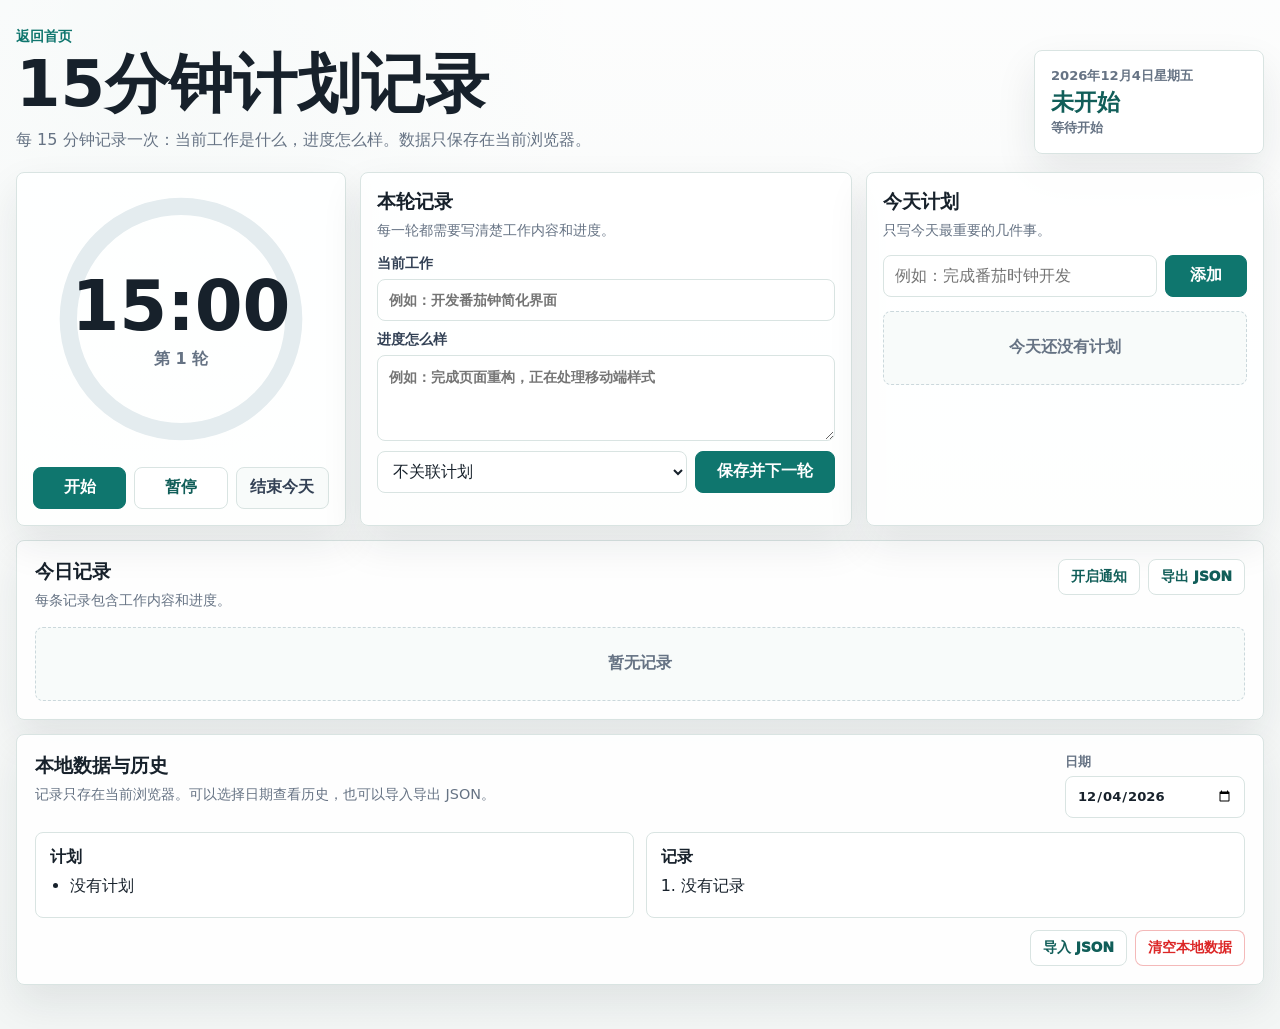
<file: source/static/focus/index.html>
<!doctype html>
<html lang="zh-CN">
  <head>
    <meta charset="UTF-8" />
    <meta name="viewport" content="width=device-width, initial-scale=1.0" />
    <title>15分钟计划记录</title>
    <meta
      name="description"
      content="本地保存的15分钟番茄计划记录工具，每轮记录当前工作和进度。"
    />
    <link rel="stylesheet" href="styles.css" />
  </head>
  <body>
    <main class="app-shell">
      <header class="topbar">
        <div>
          <a class="back-link" href="/">返回首页</a>
          <h1>15分钟计划记录</h1>
          <p>每 15 分钟记录一次：当前工作是什么，进度怎么样。数据只保存在当前浏览器。</p>
        </div>
        <div class="today-card">
          <span id="todayLabel">今天</span>
          <strong id="statusText">未开始</strong>
          <small id="nextReminderText">等待开始</small>
        </div>
      </header>

      <section class="dashboard">
        <section class="timer-panel" aria-label="计时器">
          <div class="timer-ring">
            <svg viewBox="0 0 120 120" aria-hidden="true">
              <circle class="track" cx="60" cy="60" r="52"></circle>
              <circle id="progressCircle" class="progress" cx="60" cy="60" r="52"></circle>
            </svg>
            <div class="timer-time">
              <strong id="timerText">15:00</strong>
              <span id="roundText">第 0 轮</span>
            </div>
          </div>
          <div class="timer-actions">
            <button id="startButton" type="button">开始</button>
            <button id="pauseButton" type="button" class="secondary">暂停</button>
            <button id="finishButton" type="button" class="ghost">结束今天</button>
          </div>
          <div id="pendingBox" class="pending-box" hidden>
            <h2>该记录了</h2>
            <p>请填写当前工作和进度，再进入下一轮。</p>
          </div>
        </section>

        <section class="record-panel">
          <div class="section-head">
            <div>
              <h2>本轮记录</h2>
              <p>每一轮都需要写清楚工作内容和进度。</p>
            </div>
          </div>
          <form id="logForm" class="record-form">
            <label class="field">
              <span>当前工作</span>
              <input id="workInput" type="text" maxlength="120" placeholder="例如：开发番茄钟简化界面" />
            </label>
            <label class="field">
              <span>进度怎么样</span>
              <textarea
                id="progressInput"
                rows="3"
                maxlength="240"
                placeholder="例如：完成页面重构，正在处理移动端样式"
              ></textarea>
            </label>
            <div class="record-tools">
              <select id="planSelect" aria-label="关联计划">
                <option value="">不关联计划</option>
              </select>
              <button type="submit">保存并下一轮</button>
            </div>
          </form>
        </section>

        <section class="plan-panel">
          <div class="section-head">
            <div>
              <h2>今天计划</h2>
              <p>只写今天最重要的几件事。</p>
            </div>
          </div>
          <form id="planForm" class="input-row">
            <input id="planInput" type="text" maxlength="80" placeholder="例如：完成番茄时钟开发" />
            <button type="submit">添加</button>
          </form>
          <ul id="planList" class="plan-list" aria-live="polite"></ul>
        </section>
      </section>

      <section class="timeline-section">
        <div class="section-head">
          <div>
            <h2>今日记录</h2>
            <p id="timelineHint">每条记录包含工作内容和进度。</p>
          </div>
          <div class="section-actions">
            <button id="notifyButton" type="button" class="small-button">开启通知</button>
            <button id="exportButton" type="button" class="small-button">导出 JSON</button>
          </div>
        </div>
        <ol id="timelineList" class="timeline-list" aria-live="polite"></ol>
      </section>

      <section class="settings-section">
        <div class="section-head">
          <div>
            <h2>本地数据与历史</h2>
            <p>记录只存在当前浏览器。可以选择日期查看历史，也可以导入导出 JSON。</p>
          </div>
          <label class="date-picker">
            <span>日期</span>
            <input id="historyDate" type="date" />
          </label>
        </div>
        <div id="historyView" class="history-view"></div>
        <div class="settings-actions">
          <button id="importButton" type="button" class="small-button">导入 JSON</button>
          <button id="clearButton" type="button" class="danger-button">清空本地数据</button>
          <input id="importFile" type="file" accept="application/json" hidden />
        </div>
      </section>
    </main>

    <div id="reminderModal" class="reminder-modal" hidden role="dialog" aria-modal="true" aria-labelledby="reminderTitle">
      <div class="reminder-dialog">
        <div>
          <p class="reminder-kicker">15 分钟到了</p>
          <h2 id="reminderTitle">现在记录一下</h2>
          <p>请填写当前工作和进度。保存后自动进入下一轮。</p>
        </div>
        <form id="modalLogForm" class="record-form">
          <label class="field">
            <span>当前工作</span>
            <input id="modalWorkInput" type="text" maxlength="120" placeholder="现在正在做什么？" />
          </label>
          <label class="field">
            <span>进度怎么样</span>
            <textarea id="modalProgressInput" rows="3" maxlength="240" placeholder="进展、卡点、下一步"></textarea>
          </label>
          <div class="record-tools">
            <select id="modalPlanSelect" aria-label="关联计划">
              <option value="">不关联计划</option>
            </select>
            <button type="submit">保存并下一轮</button>
          </div>
        </form>
        <button id="modalLaterButton" type="button" class="modal-later-button">稍后记录，先关闭弹窗</button>
      </div>
    </div>

    <script src="script.js"></script>
  </body>
</html>
</file>
<file: source/static/focus/styles.css>
:root {
  color-scheme: light;
  --bg: #f3f6f5;
  --paper: #ffffff;
  --paper-soft: #f8fbfa;
  --ink: #17212b;
  --muted: #667384;
  --line: #d9e4e2;
  --accent: #0f766e;
  --accent-strong: #115e59;
  --accent-soft: #e8f6f3;
  --blue: #2563eb;
  --warn: #b45309;
  --danger: #dc2626;
  --shadow: 0 18px 42px rgba(23, 33, 43, 0.09);
  --radius: 8px;
}

* {
  box-sizing: border-box;
  min-width: 0;
}

body {
  margin: 0;
  min-height: 100vh;
  overflow-x: hidden;
  background:
    linear-gradient(180deg, rgba(255, 255, 255, 0.78), rgba(243, 246, 245, 0.9)),
    radial-gradient(circle at 12% 4%, rgba(15, 118, 110, 0.1), transparent 28%),
    var(--bg);
  color: var(--ink);
  font-family:
    Inter, ui-sans-serif, system-ui, -apple-system, BlinkMacSystemFont, "Segoe UI",
    "PingFang SC", "Microsoft YaHei", sans-serif;
}

button,
input,
select,
textarea {
  font: inherit;
}

button {
  cursor: pointer;
  touch-action: manipulation;
}

.app-shell {
  width: min(1280px, calc(100% - 32px));
  margin: 0 auto;
  padding: 26px 0 44px;
}

.topbar {
  display: grid;
  grid-template-columns: minmax(0, 1fr) 230px;
  gap: 18px;
  align-items: end;
  margin-bottom: 18px;
}

.back-link {
  display: inline-flex;
  margin-bottom: 8px;
  color: var(--accent);
  font-size: 0.88rem;
  font-weight: 900;
  text-decoration: none;
}

h1,
h2,
p {
  margin: 0;
}

h1 {
  font-size: clamp(2.2rem, 5vw, 4.8rem);
  line-height: 0.96;
  letter-spacing: 0;
  overflow-wrap: anywhere;
}

.topbar p {
  max-width: 720px;
  margin-top: 12px;
  color: var(--muted);
  line-height: 1.65;
  overflow-wrap: anywhere;
  word-break: break-all;
}

.today-card,
.timer-panel,
.plan-panel,
.record-panel,
.timeline-section,
.history-section,
.settings-section {
  border: 1px solid var(--line);
  border-radius: var(--radius);
  background: rgba(255, 255, 255, 0.92);
  box-shadow: var(--shadow);
}

.today-card {
  padding: 16px;
}

.today-card span,
.today-card small {
  display: block;
  color: var(--muted);
  font-size: 0.82rem;
  font-weight: 800;
}

.today-card strong {
  display: block;
  margin: 4px 0;
  color: var(--accent-strong);
  font-size: 1.45rem;
  line-height: 1.1;
}

.dashboard {
  display: grid;
  grid-template-columns: 330px minmax(0, 1.05fr) minmax(300px, 0.85fr);
  gap: 14px;
  align-items: stretch;
}

.timer-panel,
.plan-panel,
.record-panel {
  padding: 16px;
}

.timer-panel {
  display: grid;
  gap: 14px;
  justify-items: center;
}

.timer-ring {
  position: relative;
  width: min(100%, 260px);
  aspect-ratio: 1;
}

.timer-ring svg {
  width: 100%;
  height: 100%;
  transform: rotate(-90deg);
}

.timer-ring circle {
  fill: none;
  stroke-width: 8;
}

.timer-ring .track {
  stroke: #e4ecef;
}

.timer-ring .progress {
  stroke: var(--accent);
  stroke-linecap: round;
  stroke-dasharray: 326.73;
  stroke-dashoffset: 326.73;
  transition: stroke-dashoffset 240ms ease;
}

.timer-time {
  position: absolute;
  inset: 0;
  display: grid;
  place-content: center;
  text-align: center;
}

.timer-time strong {
  font-size: clamp(2.6rem, 7vw, 4.3rem);
  line-height: 1;
}

.timer-time span {
  margin-top: 8px;
  color: var(--muted);
  font-weight: 900;
}

.timer-actions {
  display: grid;
  grid-template-columns: repeat(3, minmax(0, 1fr));
  gap: 8px;
  width: 100%;
}

.timer-actions button,
.input-row button,
.record-tools button,
.small-button,
.danger-button {
  min-height: 42px;
  border: 1px solid var(--accent);
  border-radius: var(--radius);
  background: var(--accent);
  color: #fff;
  font-weight: 950;
}

.timer-actions button.secondary,
.small-button {
  border-color: var(--line);
  background: #fff;
  color: var(--accent-strong);
}

.timer-actions button.ghost {
  border-color: var(--line);
  background: var(--paper-soft);
  color: #334155;
}

.pending-box {
  width: 100%;
  padding: 12px;
  border: 1px solid rgba(180, 83, 9, 0.3);
  border-radius: var(--radius);
  background: #fff7ed;
  color: #7c2d12;
}

.pending-box h2 {
  font-size: 1.05rem;
}

.pending-box p {
  margin-top: 4px;
  color: #9a3412;
  font-size: 0.9rem;
}

.section-head {
  display: flex;
  justify-content: space-between;
  gap: 14px;
  align-items: start;
}

.section-head h2 {
  font-size: 1.18rem;
}

.section-head p {
  margin-top: 5px;
  color: var(--muted);
  font-size: 0.9rem;
  line-height: 1.45;
}

.input-row {
  display: grid;
  grid-template-columns: minmax(0, 1fr) 82px;
  gap: 8px;
  margin-top: 14px;
}

input,
select,
textarea {
  width: 100%;
  border: 1px solid var(--line);
  border-radius: var(--radius);
  background: #fff;
  color: var(--ink);
  outline: none;
}

input,
select {
  min-height: 42px;
  padding: 0 11px;
}

textarea {
  resize: vertical;
  padding: 11px;
  line-height: 1.5;
}

input:focus,
select:focus,
textarea:focus {
  border-color: rgba(15, 118, 110, 0.6);
  box-shadow: 0 0 0 3px rgba(15, 118, 110, 0.12);
}

.plan-list {
  display: grid;
  gap: 8px;
  margin: 14px 0 0;
  padding: 0;
  list-style: none;
}

.plan-item {
  display: grid;
  grid-template-columns: 28px minmax(0, 1fr) 34px;
  gap: 8px;
  align-items: center;
  min-height: 42px;
  padding: 8px;
  border: 1px solid #e5eef0;
  border-radius: var(--radius);
  background: var(--paper-soft);
}

.plan-item input {
  width: 18px;
  height: 18px;
  min-height: 0;
  accent-color: var(--accent);
}

.plan-item.done .plan-text {
  color: var(--muted);
  text-decoration: line-through;
}

.plan-text {
  font-weight: 850;
  overflow-wrap: anywhere;
}

.icon-button {
  display: grid;
  place-items: center;
  min-height: 32px;
  border: 1px solid transparent;
  border-radius: 7px;
  background: transparent;
  color: var(--muted);
}

.icon-button:hover {
  border-color: var(--line);
  background: #fff;
  color: var(--danger);
}

.record-form {
  display: grid;
  gap: 10px;
  margin-top: 14px;
}

.field {
  display: grid;
  gap: 6px;
  color: #334155;
  font-size: 0.86rem;
  font-weight: 900;
}

.record-tools {
  display: grid;
  grid-template-columns: minmax(0, 1fr) 140px;
  gap: 8px;
}

.timeline-section,
.history-section,
.settings-section {
  margin-top: 14px;
  padding: 18px;
}

.section-actions,
.settings-actions {
  display: flex;
  flex-wrap: wrap;
  gap: 8px;
  justify-content: flex-end;
}

.settings-actions {
  margin-top: 12px;
}

.small-button,
.danger-button {
  min-height: 36px;
  padding: 0 12px;
  font-size: 0.86rem;
}

.danger-button {
  border-color: rgba(220, 38, 38, 0.32);
  background: #fff;
  color: var(--danger);
}

.timeline-list {
  display: grid;
  gap: 10px;
  margin: 16px 0 0;
  padding: 0;
  list-style: none;
}

.timeline-item {
  display: grid;
  grid-template-columns: 126px minmax(0, 1fr);
  gap: 12px;
  padding: 12px;
  border: 1px solid #e5eef0;
  border-radius: var(--radius);
  background: #fff;
}

.timeline-time {
  color: var(--accent-strong);
  font-size: 0.9rem;
  font-weight: 950;
}

.timeline-body strong {
  display: block;
  color: var(--ink);
  overflow-wrap: anywhere;
}

.timeline-body p {
  margin-top: 4px;
  color: var(--muted);
  line-height: 1.5;
  overflow-wrap: anywhere;
}

.timeline-body span {
  display: inline-flex;
  margin-top: 6px;
  padding: 2px 7px;
  border-radius: 999px;
  background: var(--accent-soft);
  color: var(--accent-strong);
  font-size: 0.75rem;
  font-weight: 900;
}

.empty {
  display: grid;
  place-items: center;
  min-height: 74px;
  border: 1px dashed #cbd8dc;
  border-radius: var(--radius);
  background: var(--paper-soft);
  color: var(--muted);
  font-weight: 800;
}

.date-picker {
  display: grid;
  gap: 5px;
  min-width: 180px;
  color: var(--muted);
  font-size: 0.82rem;
  font-weight: 850;
}

.history-view {
  margin-top: 14px;
}

.history-grid {
  display: grid;
  grid-template-columns: repeat(2, minmax(0, 1fr));
  gap: 12px;
}

.history-card {
  border: 1px solid var(--line);
  border-radius: var(--radius);
  background: #fff;
  padding: 14px;
}

.history-card h3 {
  margin: 0 0 8px;
  font-size: 1rem;
}

.history-card ul,
.history-card ol {
  margin: 0;
  padding-left: 20px;
}

.history-card li {
  margin: 6px 0;
}

.reminder-modal {
  position: fixed;
  inset: 0;
  z-index: 1000;
  display: grid;
  place-items: center;
  padding: 18px;
  background: rgba(15, 23, 42, 0.72);
}

.reminder-modal[hidden] {
  display: none;
}

.reminder-dialog {
  width: min(520px, 100%);
  padding: 22px;
  border: 1px solid rgba(255, 255, 255, 0.36);
  border-radius: var(--radius);
  background: #fff;
  box-shadow: 0 28px 70px rgba(0, 0, 0, 0.28);
}

.reminder-kicker {
  margin: 0 0 6px;
  color: var(--danger);
  font-size: 0.88rem;
  font-weight: 950;
}

.reminder-dialog h2 {
  margin: 0;
  font-size: 1.85rem;
}

.reminder-dialog p {
  margin-top: 8px;
  color: var(--muted);
  line-height: 1.55;
}

.modal-later-button {
  width: 100%;
  min-height: 40px;
  margin-top: 10px;
  border: 1px solid var(--line);
  border-radius: var(--radius);
  background: #fff;
  color: #334155;
  font-weight: 900;
}

@media (max-width: 1050px) {
  .dashboard {
    grid-template-columns: 1fr 1fr;
  }

  .timer-panel {
    grid-row: span 2;
  }
}

@media (max-width: 760px) {
  .app-shell {
    width: min(100% - 20px, 1280px);
    padding-top: 18px;
    overflow-x: hidden;
  }

  .topbar,
  .dashboard,
  .history-grid {
    grid-template-columns: 1fr;
  }

  .timer-panel {
    grid-row: auto;
  }

  h1 {
    font-size: clamp(1.9rem, 9vw, 2.3rem);
    line-height: 1.06;
  }

  .topbar p {
    font-size: 0.95rem;
  }

  .timer-actions,
  .record-tools,
  .input-row {
    grid-template-columns: 1fr;
  }

  .section-head {
    display: grid;
  }

  .section-actions,
  .settings-actions {
    justify-content: stretch;
  }

  .section-actions button,
  .settings-actions button {
    flex: 1 1 auto;
  }

  .timeline-item {
    grid-template-columns: 1fr;
  }
}
</file>
